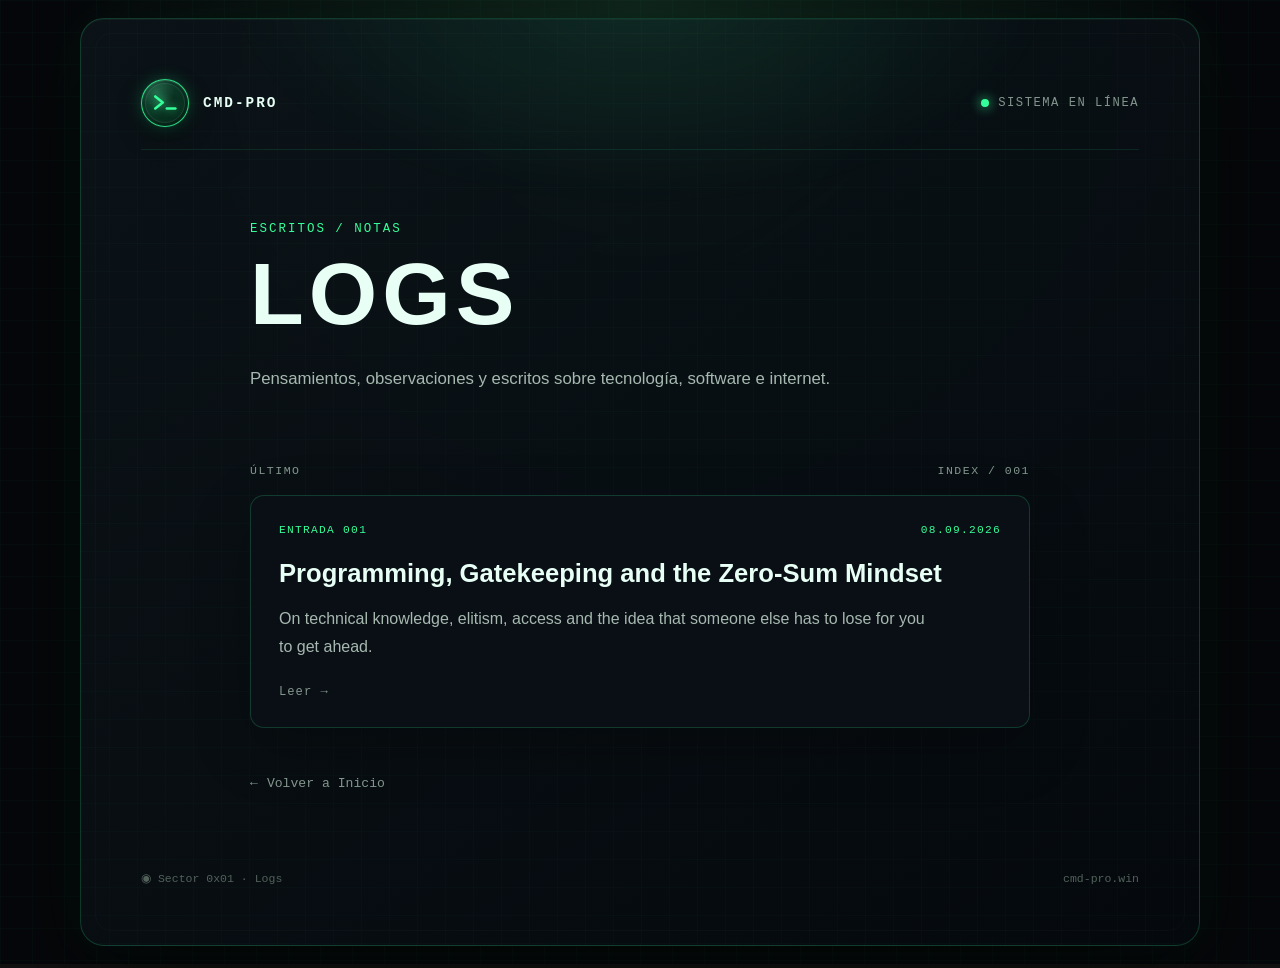
<file: blog.html>
<!DOCTYPE html>

<html lang="en">

<head>

  <meta charset="UTF-8">

  <meta
    name="viewport"
    content="width=device-width, initial-scale=1.0"
  >

  <meta
    name="description"
    content="CMD-PRO blog — thoughts and writings about technology, software and the internet."
  >

  <title>Logs — CMD-PRO</title>

  <meta name="theme-color" content="#05070a">
  <link rel="icon" href="/favicon.svg?v=1" type="image/svg+xml">
  <link rel="icon" href="/favicon-32.png?v=1" sizes="32x32" type="image/png">
  <link rel="apple-touch-icon" href="/apple-touch-icon.png?v=1">

  <link rel="stylesheet" href="/blog.css?v=3">
  <link rel="stylesheet" href="/avatar.css?v=1">
  <link rel="stylesheet" href="/interior.css?v=1">

</head>

<body>

  <div class="blog-shell interior-card">

    <header class="blog-header">

      <a class="brand" href="/" aria-label="CMD-PRO home">

        <div
          class="mini-avatar terminal-avatar terminal-avatar--mini"
          aria-hidden="true"
        >
          <svg
            class="terminal-mark"
            viewBox="0 0 64 64"
          >
            <g
              fill="none"
              stroke="currentColor"
              stroke-width="5"
              stroke-linecap="round"
              stroke-linejoin="round"
            >
              <path d="M15 20 L30 32 L15 44" />
              <path d="M38 44 H55" />
            </g>
          </svg>
        </div>

        <span>CMD-PRO</span>

      </a>

      <div class="status">

        <span class="status-dot"></span>

        <span>SISTEMA EN LÍNEA</span>

      </div>

    </header>


    <main class="blog-content">

      <p class="blog-kicker">
        ESCRITOS / NOTAS
      </p>

      <h1>LOGS</h1>

      <p class="blog-description">
        Pensamientos, observaciones y escritos sobre
        tecnología, software e internet.
      </p>


      <section class="entries" aria-labelledby="latest">

        <div class="section-heading">

          <h2 id="latest">
            ÚLTIMO
          </h2>

          <span>INDEX / 001</span>

        </div>


        <a
          class="entry-card entry-link"
          href="/blog/programming-gatekeeping.html"
        >

          <div class="entry-meta">

            <span>ENTRADA 001</span>

            <span>08.09.2026</span>

          </div>

          <h3>
            Programming, Gatekeeping and the Zero-Sum Mindset
          </h3>

          <p>
            On technical knowledge, elitism, access and the idea
            that someone else has to lose for you to get ahead.
          </p>

          <span class="entry-status">
            Leer →
          </span>

        </a>

      </section>


      <a class="return-home" href="/">
        <span>←</span>
        <span>Volver a Inicio</span>
      </a>

    </main>


    <footer>

      <span>◉ Sector 0x01 · Logs</span>

      <span>cmd-pro.win</span>

    </footer>

  </div>

</body>

</html>
</file>
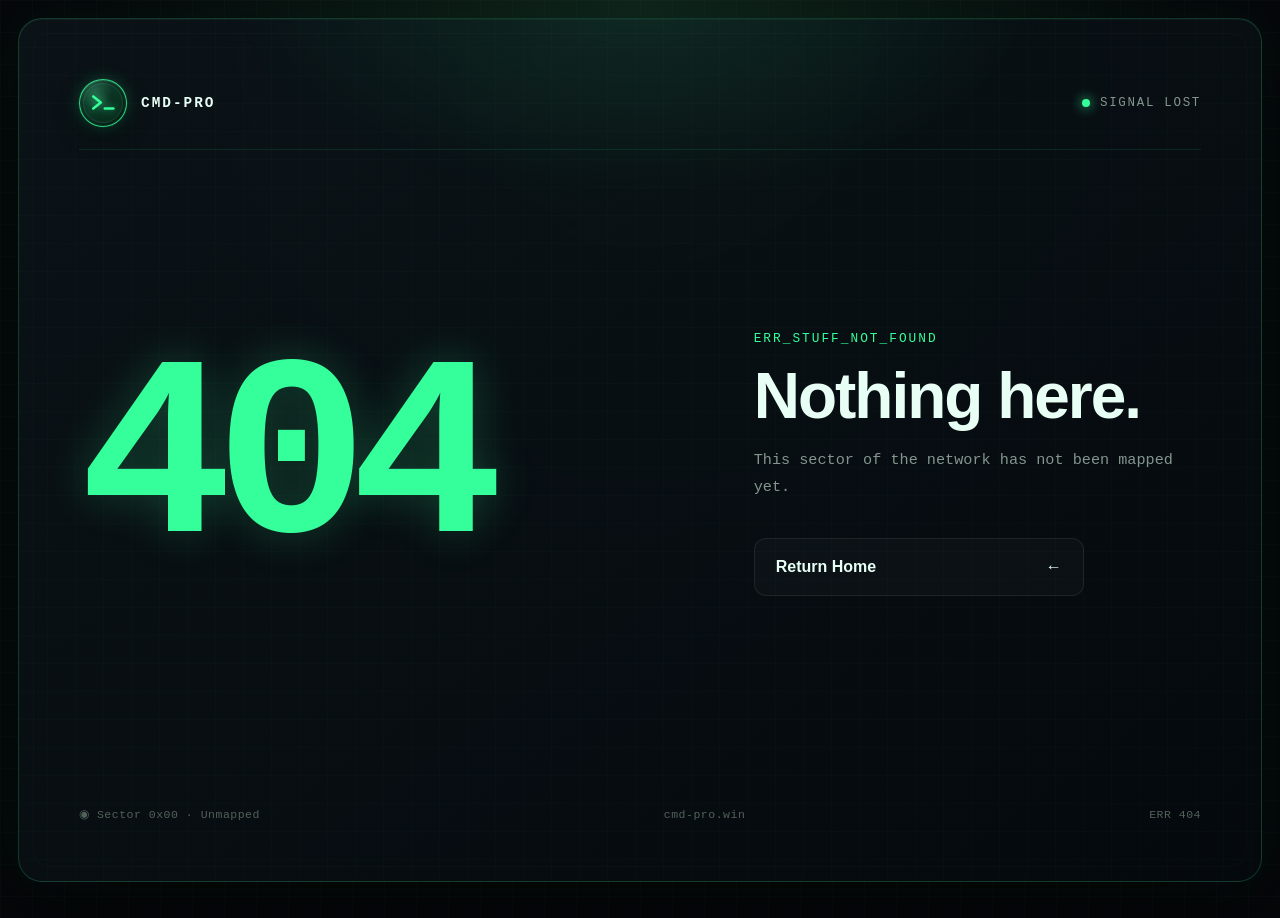
<file: stuff.html>
<!DOCTYPE html>
<html lang="en">
<head>
  <meta charset="UTF-8">

  <meta
    name="viewport"
    content="width=device-width, initial-scale=1.0"
  >

  <title>404 — CMD-PRO</title>

  <meta name="theme-color" content="#05070a">
  <link rel="icon" href="./favicon.svg?v=1" type="image/svg+xml">
  <link rel="icon" href="./favicon-32.png?v=1" sizes="32x32" type="image/png">
  <link rel="apple-touch-icon" href="./apple-touch-icon.png?v=1">

  <!-- Main site theme -->
  <link rel="stylesheet" href="./style.css?v=3">

  <!-- Stuff/error page layout -->
  <link rel="stylesheet" href="./stuff.css?v=2">

  <!-- Shared terminal avatar -->
  <link rel="stylesheet" href="./avatar.css?v=1">

  <!-- Shared interior page frame -->
  <link rel="stylesheet" href="./interior.css?v=1">
</head>

<body class="error-page">

  <main class="error-screen interior-card interior-card--wide">

    <header class="error-header">

      <a
        class="error-brand"
        href="./index.html"
        aria-label="CMD-PRO home"
      >
        <div
          class="mini-avatar terminal-avatar terminal-avatar--mini"
          aria-hidden="true"
        >
          <svg
            class="terminal-mark"
            viewBox="0 0 64 64"
          >
            <g
              fill="none"
              stroke="currentColor"
              stroke-width="5"
              stroke-linecap="round"
              stroke-linejoin="round"
            >
              <path d="M15 20 L30 32 L15 44" />
              <path d="M38 44 H55" />
            </g>
          </svg>
        </div>

        <span>CMD-PRO</span>
      </a>

      <div class="error-status">
        <span class="status-dot"></span>
        <span>SIGNAL LOST</span>
      </div>

    </header>


    <section class="error-content">

      <div class="error-number">
        404
      </div>

      <div class="error-info">

        <p class="error-label">
          ERR_STUFF_NOT_FOUND
        </p>

        <h1 class="error-title">
          Nothing here.
        </h1>

        <p class="error-description">
          This sector of the network has not been mapped yet.
        </p>

        <a
          class="error-return"
          href="./index.html"
        >
          <span>Return Home</span>
          <span>←</span>
        </a>

      </div>

    </section>


    <footer class="error-footer">

      <span>
        ◉ Sector 0x00 · Unmapped
      </span>

      <span>
        cmd-pro.win
      </span>

      <span>
        ERR 404
      </span>

    </footer>

  </main>

</body>
</html>
</file>
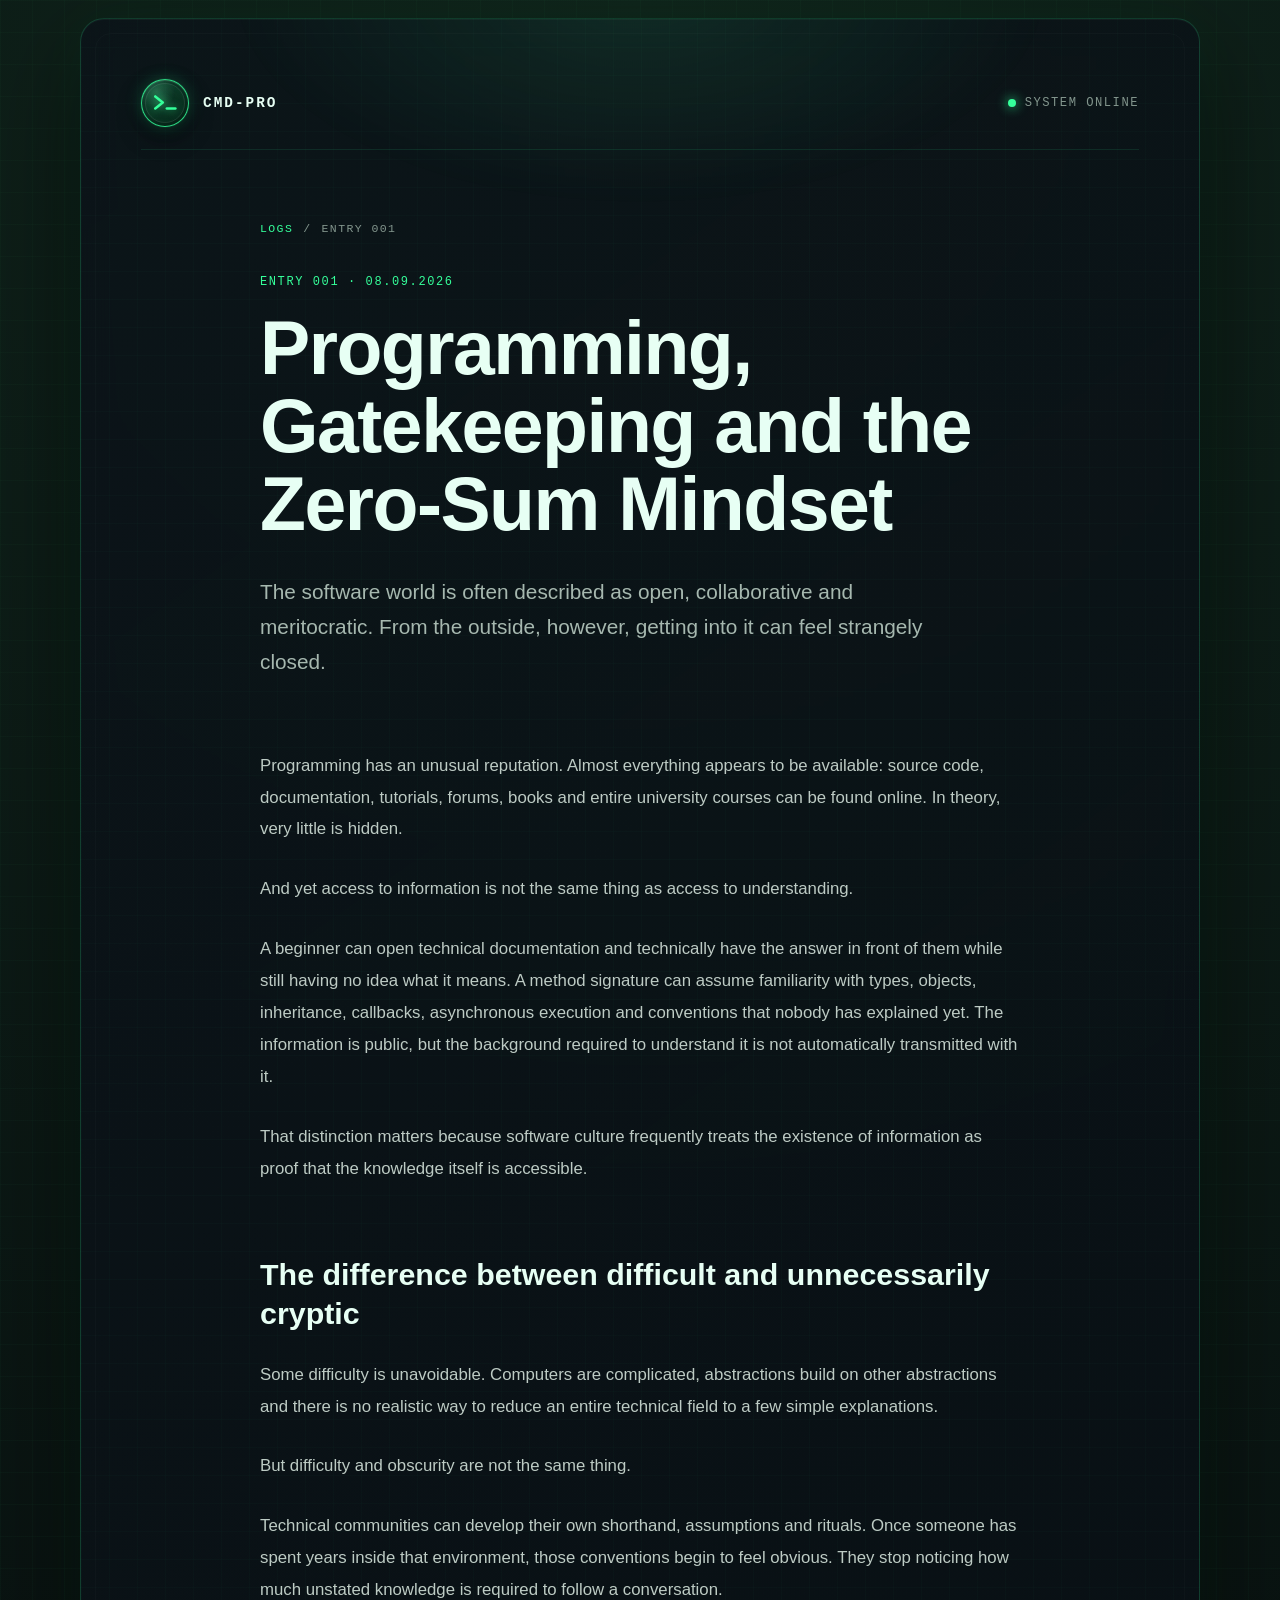
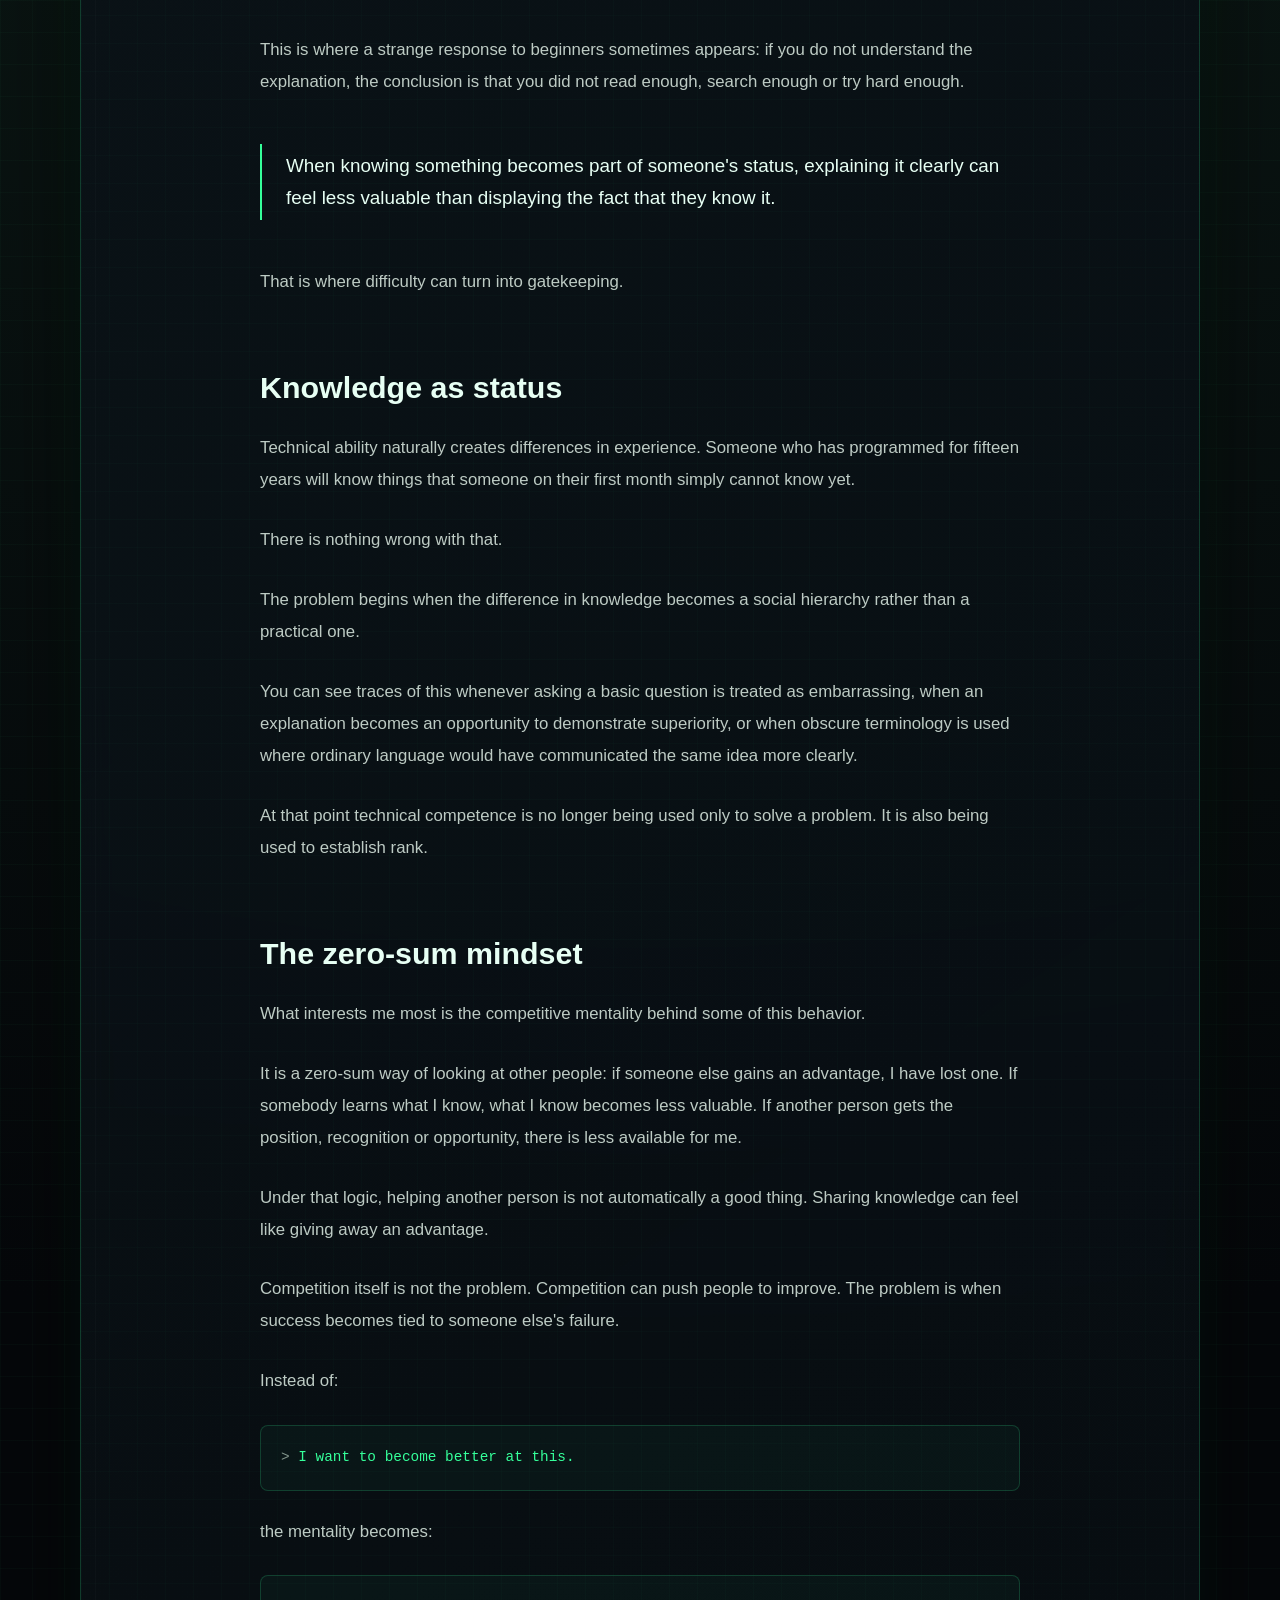
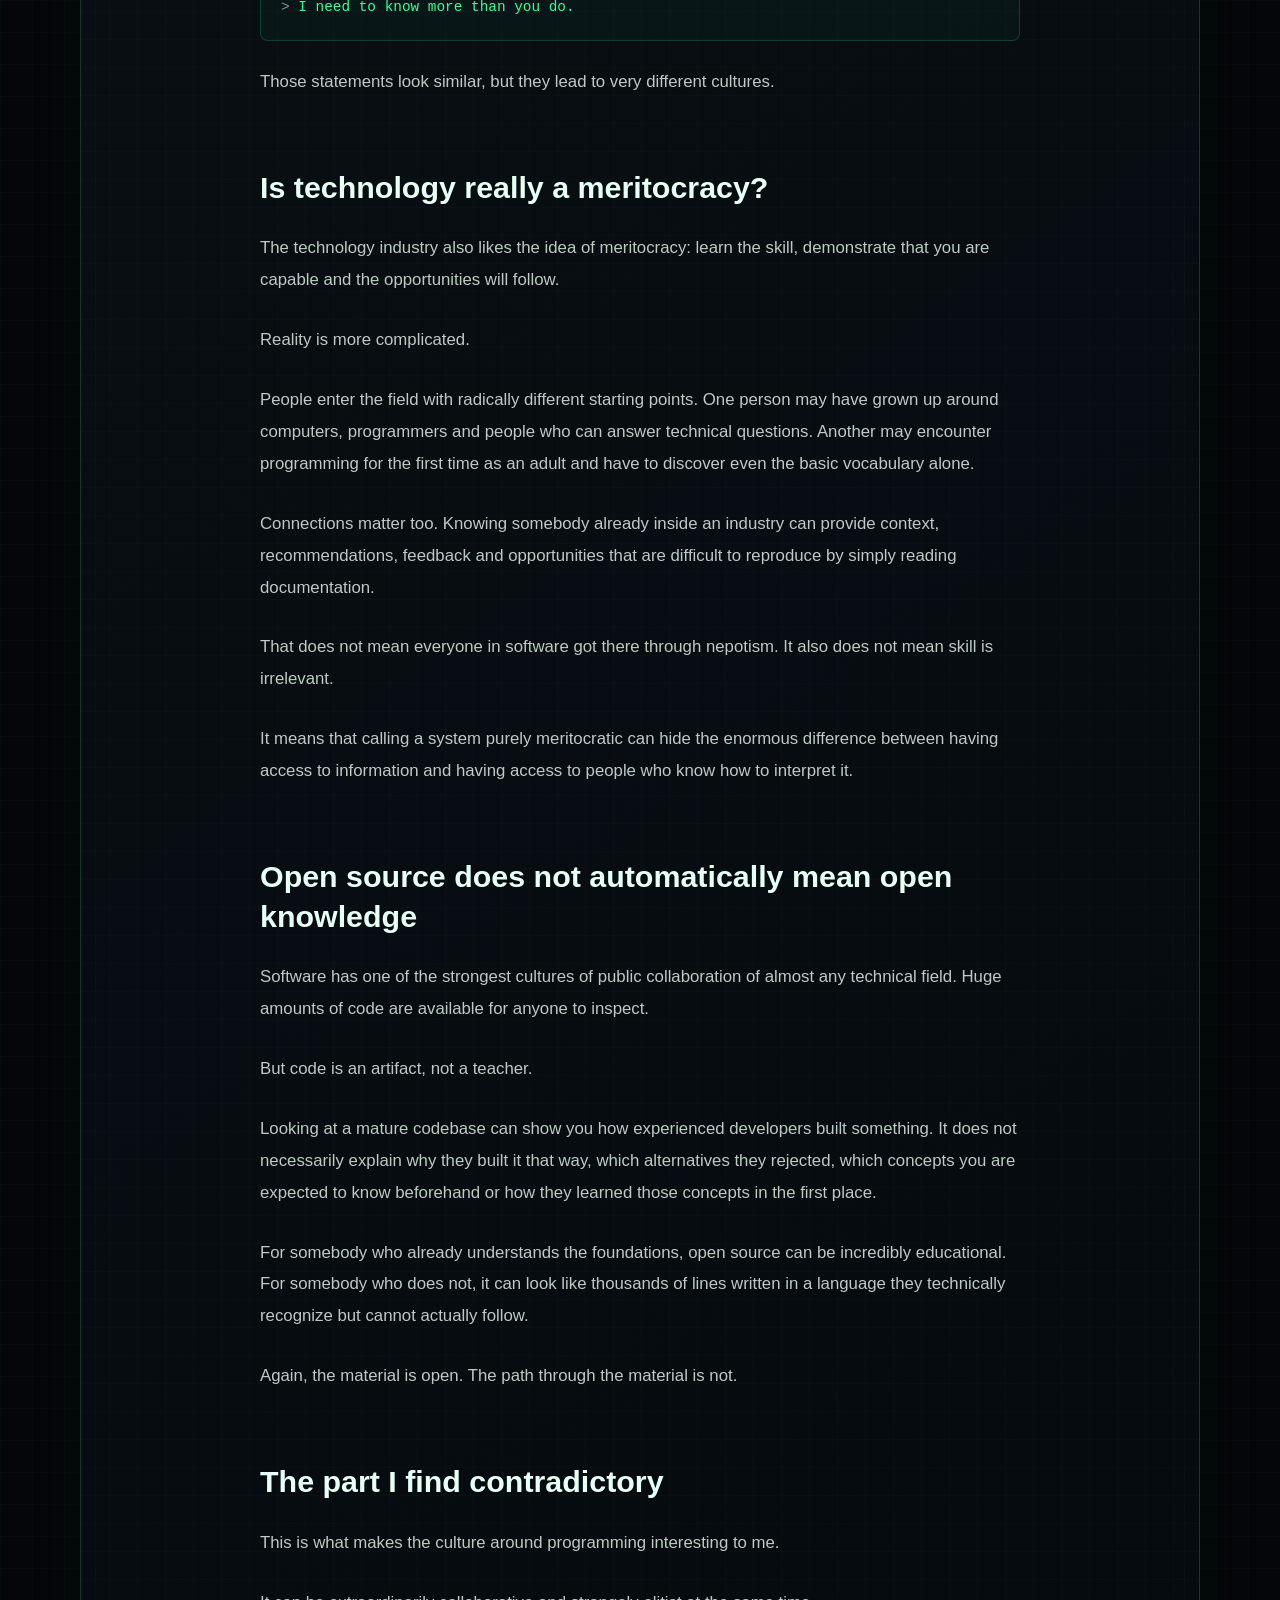
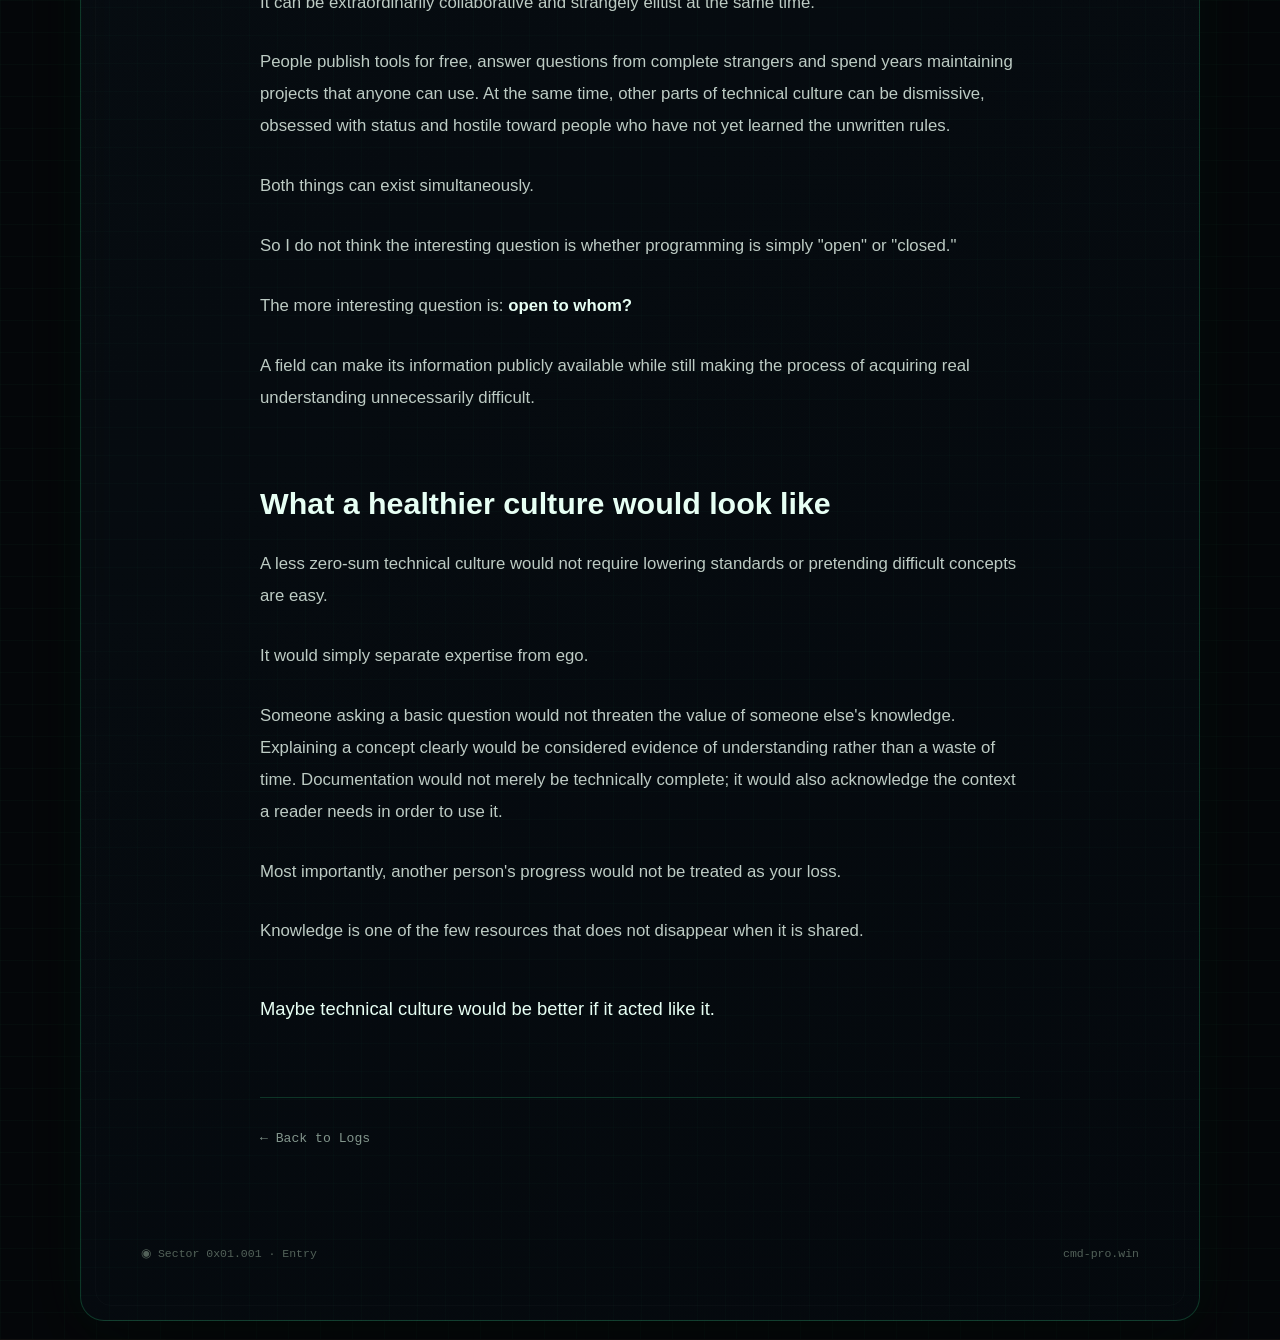
<file: blog/programming-gatekeeping.html>
<!DOCTYPE html>

<html lang="en">

<head>

  <meta charset="UTF-8">

  <meta
    name="viewport"
    content="width=device-width, initial-scale=1.0"
  >

  <meta
    name="description"
    content="Programming, Gatekeeping and the Zero-Sum Mindset — CMD-PRO."
  >

  <title>
    Programming, Gatekeeping and the Zero-Sum Mindset — CMD-PRO
  </title>

  <meta name="theme-color" content="#05070a">
  <link rel="icon" href="/favicon.svg?v=1" type="image/svg+xml">
  <link rel="icon" href="/favicon-32.png?v=1" sizes="32x32" type="image/png">
  <link rel="apple-touch-icon" href="/apple-touch-icon.png?v=1">

  <link rel="stylesheet" href="/article.css?v=2">
  <link rel="stylesheet" href="/avatar.css?v=1">
  <link rel="stylesheet" href="/interior.css?v=1">

</head>

<body>

  <div class="article-shell interior-card">

    <header class="article-header">

      <a class="brand" href="/" aria-label="CMD-PRO home">

        <div
          class="mini-avatar terminal-avatar terminal-avatar--mini"
          aria-hidden="true"
        >
          <svg
            class="terminal-mark"
            viewBox="0 0 64 64"
          >
            <g
              fill="none"
              stroke="currentColor"
              stroke-width="5"
              stroke-linecap="round"
              stroke-linejoin="round"
            >
              <path d="M15 20 L30 32 L15 44" />
              <path d="M38 44 H55" />
            </g>
          </svg>
        </div>

        <span>CMD-PRO</span>

      </a>

      <div class="status">

        <span class="status-dot"></span>

        <span>SYSTEM ONLINE</span>

      </div>

    </header>


    <main class="article-content">

      <nav class="breadcrumb" aria-label="Breadcrumb">
        <a href="/blog.html">LOGS</a>
        <span>/</span>
        <span>ENTRY 001</span>
      </nav>


      <header class="article-title">

        <p class="article-index">
          ENTRY 001 · 08.09.2026
        </p>

        <h1>
          <span class="title-word">Programming,</span>
          Gatekeeping and the Zero-Sum Mindset
        </h1>

        <p class="article-lead">
          The software world is often described as open, collaborative
          and meritocratic. From the outside, however, getting into it
          can feel strangely closed.
        </p>

      </header>


      <article class="article-body">

        <p>
          Programming has an unusual reputation. Almost everything
          appears to be available: source code, documentation,
          tutorials, forums, books and entire university courses can
          be found online. In theory, very little is hidden.
        </p>

        <p>
          And yet access to information is not the same thing as
          access to understanding.
        </p>

        <p>
          A beginner can open technical documentation and technically
          have the answer in front of them while still having no idea
          what it means. A method signature can assume familiarity
          with types, objects, inheritance, callbacks, asynchronous
          execution and conventions that nobody has explained yet.
          The information is public, but the background required to
          understand it is not automatically transmitted with it.
        </p>

        <p>
          That distinction matters because software culture frequently
          treats the existence of information as proof that the
          knowledge itself is accessible.
        </p>


        <h2>
          The difference between difficult and unnecessarily cryptic
        </h2>

        <p>
          Some difficulty is unavoidable. Computers are complicated,
          abstractions build on other abstractions and there is no
          realistic way to reduce an entire technical field to a few
          simple explanations.
        </p>

        <p>
          But difficulty and obscurity are not the same thing.
        </p>

        <p>
          Technical communities can develop their own shorthand,
          assumptions and rituals. Once someone has spent years inside
          that environment, those conventions begin to feel obvious.
          They stop noticing how much unstated knowledge is required
          to follow a conversation.
        </p>

        <p>
          This is where a strange response to beginners sometimes
          appears: if you do not understand the explanation, the
          conclusion is that you did not read enough, search enough
          or try hard enough.
        </p>

        <blockquote>
          When knowing something becomes part of someone's status,
          explaining it clearly can feel less valuable than displaying
          the fact that they know it.
        </blockquote>

        <p>
          That is where difficulty can turn into gatekeeping.
        </p>


        <h2>
          Knowledge as status
        </h2>

        <p>
          Technical ability naturally creates differences in
          experience. Someone who has programmed for fifteen years
          will know things that someone on their first month simply
          cannot know yet.
        </p>

        <p>
          There is nothing wrong with that.
        </p>

        <p>
          The problem begins when the difference in knowledge becomes
          a social hierarchy rather than a practical one.
        </p>

        <p>
          You can see traces of this whenever asking a basic question
          is treated as embarrassing, when an explanation becomes an
          opportunity to demonstrate superiority, or when obscure
          terminology is used where ordinary language would have
          communicated the same idea more clearly.
        </p>

        <p>
          At that point technical competence is no longer being used
          only to solve a problem. It is also being used to establish
          rank.
        </p>


        <h2>
          The zero-sum mindset
        </h2>

        <p>
          What interests me most is the competitive mentality behind
          some of this behavior.
        </p>

        <p>
          It is a zero-sum way of looking at other people:
          if someone else gains an advantage, I have lost one.
          If somebody learns what I know, what I know becomes less
          valuable. If another person gets the position, recognition
          or opportunity, there is less available for me.
        </p>

        <p>
          Under that logic, helping another person is not automatically
          a good thing. Sharing knowledge can feel like giving away
          an advantage.
        </p>

        <p>
          Competition itself is not the problem. Competition can push
          people to improve. The problem is when success becomes tied
          to someone else's failure.
        </p>

        <p>
          Instead of:
        </p>

        <div class="terminal-line">
          I want to become better at this.
        </div>

        <p>
          the mentality becomes:
        </p>

        <div class="terminal-line">
          I need to know more than you do.
        </div>

        <p>
          Those statements look similar, but they lead to very
          different cultures.
        </p>


        <h2>
          Is technology really a meritocracy?
        </h2>

        <p>
          The technology industry also likes the idea of meritocracy:
          learn the skill, demonstrate that you are capable and the
          opportunities will follow.
        </p>

        <p>
          Reality is more complicated.
        </p>

        <p>
          People enter the field with radically different starting
          points. One person may have grown up around computers,
          programmers and people who can answer technical questions.
          Another may encounter programming for the first time as an
          adult and have to discover even the basic vocabulary alone.
        </p>

        <p>
          Connections matter too. Knowing somebody already inside an
          industry can provide context, recommendations, feedback and
          opportunities that are difficult to reproduce by simply
          reading documentation.
        </p>

        <p>
          That does not mean everyone in software got there through
          nepotism. It also does not mean skill is irrelevant.
        </p>

        <p>
          It means that calling a system purely meritocratic can hide
          the enormous difference between having access to information
          and having access to people who know how to interpret it.
        </p>


        <h2>
          Open source does not automatically mean open knowledge
        </h2>

        <p>
          Software has one of the strongest cultures of public
          collaboration of almost any technical field. Huge amounts
          of code are available for anyone to inspect.
        </p>

        <p>
          But code is an artifact, not a teacher.
        </p>

        <p>
          Looking at a mature codebase can show you how experienced
          developers built something. It does not necessarily explain
          why they built it that way, which alternatives they rejected,
          which concepts you are expected to know beforehand or how
          they learned those concepts in the first place.
        </p>

        <p>
          For somebody who already understands the foundations, open
          source can be incredibly educational. For somebody who does
          not, it can look like thousands of lines written in a
          language they technically recognize but cannot actually
          follow.
        </p>

        <p>
          Again, the material is open.
          The path through the material is not.
        </p>


        <h2>
          The part I find contradictory
        </h2>

        <p>
          This is what makes the culture around programming interesting
          to me.
        </p>

        <p>
          It can be extraordinarily collaborative and strangely
          elitist at the same time.
        </p>

        <p>
          People publish tools for free, answer questions from complete
          strangers and spend years maintaining projects that anyone
          can use. At the same time, other parts of technical culture
          can be dismissive, obsessed with status and hostile toward
          people who have not yet learned the unwritten rules.
        </p>

        <p>
          Both things can exist simultaneously.
        </p>

        <p>
          So I do not think the interesting question is whether
          programming is simply "open" or "closed."
        </p>

        <p>
          The more interesting question is:
          <strong>open to whom?</strong>
        </p>

        <p>
          A field can make its information publicly available while
          still making the process of acquiring real understanding
          unnecessarily difficult.
        </p>


        <h2>
          What a healthier culture would look like
        </h2>

        <p>
          A less zero-sum technical culture would not require lowering
          standards or pretending difficult concepts are easy.
        </p>

        <p>
          It would simply separate expertise from ego.
        </p>

        <p>
          Someone asking a basic question would not threaten the value
          of someone else's knowledge. Explaining a concept clearly
          would be considered evidence of understanding rather than a
          waste of time. Documentation would not merely be technically
          complete; it would also acknowledge the context a reader
          needs in order to use it.
        </p>

        <p>
          Most importantly, another person's progress would not be
          treated as your loss.
        </p>

        <p>
          Knowledge is one of the few resources that does not disappear
          when it is shared.
        </p>

        <p class="article-ending">
          Maybe technical culture would be better if it acted like it.
        </p>

      </article>


      <div class="article-navigation">

        <a href="/blog.html">
          ← Back to Logs
        </a>

      </div>

    </main>


    <footer>

      <span>◉ Sector 0x01.001 · Entry</span>

      <span>cmd-pro.win</span>

    </footer>

  </div>

</body>

</html>
</file>
<file: blog.css>
:root {
  --background: #05070a;
  --panel: rgba(10, 16, 22, 0.82);
  --text: #e7fff4;
  --muted: #83968d;
  --soft-text: #a6b8af;
  --accent: #35ff9a;
  --accent-dark: rgba(53, 255, 154, 0.12);
  --border: rgba(53, 255, 154, 0.18);
}

* {
  box-sizing: border-box;
}

html {
  color-scheme: dark;
}

body {
  min-height: 100vh;
  margin: 0;

  font-family:
    Inter,
    Arial,
    Helvetica,
    sans-serif;

  color: var(--text);

  background:
    linear-gradient(
      rgba(53, 255, 154, 0.025) 1px,
      transparent 1px
    ),
    linear-gradient(
      90deg,
      rgba(53, 255, 154, 0.025) 1px,
      transparent 1px
    ),
    radial-gradient(
      circle at top,
      #10251c 0%,
      #05070a 48%
    );

  background-size:
    32px 32px,
    32px 32px,
    auto;
}


.blog-shell {
  width: min(100%, 1000px);
  min-height: 100vh;

  margin: 0 auto;
  padding: clamp(28px, 5vw, 64px);

  display: flex;
  flex-direction: column;
}


/* Header */

.blog-header {
  width: 100%;

  display: flex;
  align-items: center;
  justify-content: space-between;

  gap: 24px;
}

.brand {
  display: flex;
  align-items: center;
  gap: 14px;

  color: var(--text);

  font-family: monospace;
  font-size: 0.9rem;
  font-weight: bold;

  letter-spacing: 2px;
  text-decoration: none;
}

.status {
  display: flex;
  align-items: center;
  gap: 9px;

  color: var(--muted);

  font-family: monospace;
  font-size: 0.76rem;

  letter-spacing: 1.5px;
}

.status-dot {
  width: 8px;
  height: 8px;

  flex-shrink: 0;

  background: var(--accent);

  border-radius: 50%;

  box-shadow:
    0 0 12px var(--accent);
}


/* Main */

.blog-content {
  width: 100%;
  max-width: 780px;

  margin: clamp(80px, 12vh, 140px) auto 0;
}

.blog-kicker {
  margin: 0 0 16px;

  color: var(--accent);

  font-family: monospace;
  font-size: 0.78rem;

  letter-spacing: 2px;
}

h1 {
  margin: 0;

  font-size: clamp(3rem, 9vw, 5.5rem);
  line-height: 0.95;

  letter-spacing: 5px;
}

.blog-description {
  max-width: 620px;

  margin: 28px 0 0;

  color: var(--soft-text);

  font-size: 1.05rem;
  line-height: 1.8;
}


/* Entries */

.entries {
  margin-top: 70px;
}

.section-heading {
  margin-bottom: 18px;

  display: flex;
  align-items: center;
  justify-content: space-between;

  gap: 20px;

  color: var(--muted);

  font-family: monospace;
  font-size: 0.72rem;

  letter-spacing: 1.5px;
}

.section-heading h2 {
  margin: 0;

  color: var(--muted);

  font-family: inherit;
  font-size: inherit;
  font-weight: normal;

  letter-spacing: inherit;
}

.entry-card {
  padding: 28px;

  background: var(--panel);

  border: 1px solid var(--border);
  border-radius: 14px;

  box-shadow:
    0 20px 60px rgba(0, 0, 0, 0.22);
}

.entry-meta {
  margin-bottom: 20px;

  display: flex;
  justify-content: space-between;

  gap: 20px;

  color: var(--accent);

  font-family: monospace;
  font-size: 0.7rem;

  letter-spacing: 1.3px;
}

.entry-card h3 {
  margin: 0;

  font-size: clamp(1.25rem, 4vw, 1.6rem);
  line-height: 1.35;
}

.entry-card p {
  max-width: 650px;

  margin: 15px 0 0;

  color: var(--soft-text);

  line-height: 1.75;
}

.entry-status {
  display: inline-block;

  margin-top: 24px;

  color: var(--muted);

  font-family: monospace;
  font-size: 0.76rem;

  letter-spacing: 1px;
}

.entry-link {
  display: block;

  color: inherit;
  text-decoration: none;

  transition:
    border-color 0.2s ease,
    transform 0.2s ease,
    box-shadow 0.2s ease;
}

.entry-link:hover {
  border-color: rgba(53, 255, 154, 0.42);

  transform: translateY(-2px);

  box-shadow:
    0 24px 70px rgba(0, 0, 0, 0.3);
}

.entry-link:hover .entry-status {
  color: var(--accent);
}

.entry-link:focus-visible {
  outline: 2px solid var(--accent);
  outline-offset: 5px;
}


/* Return */

.return-home {
  width: fit-content;

  margin-top: 48px;

  display: flex;
  align-items: center;
  gap: 9px;

  color: var(--muted);

  font-family: monospace;
  font-size: 0.82rem;

  text-decoration: none;

  transition:
    color 0.2s ease,
    transform 0.2s ease;
}

.return-home:hover {
  color: var(--accent);

  transform: translateX(-3px);
}

.return-home:focus-visible {
  outline: 2px solid var(--accent);
  outline-offset: 5px;
}


/* Footer */

footer {
  width: 100%;

  margin-top: auto;
  padding-top: 80px;

  display: flex;
  align-items: center;
  justify-content: space-between;

  gap: 24px;

  color: #526159;

  font-family: monospace;
  font-size: 0.72rem;
}


/* Mobile */

@media (max-width: 600px) {

  .blog-shell {
    padding: 26px 20px;
  }

.blog-header {
  align-items: center;
  gap: 14px;
}

.brand {
  gap: 10px;
  font-size: 0.76rem;
  letter-spacing: 1.5px;
}

.status {
  margin-top: 0;
  font-size: 0.68rem;
  letter-spacing: 1.2px;
}

  .blog-content {
    margin-top: 75px;
  }

  h1 {
    letter-spacing: 3px;
  }

  .blog-description {
    font-size: 1rem;
  }

  .entries {
    margin-top: 55px;
  }

  .entry-card {
    padding: 22px;
  }

  .entry-meta {
    flex-direction: column;
    gap: 6px;
  }

  footer {
    padding-top: 65px;

    flex-direction: column;
    align-items: flex-start;

    gap: 8px;
  }
}
</file>
<file: avatar.css>
/* Shared CMD-PRO terminal avatar */

.terminal-avatar {
  --terminal-size: 48px;
  --terminal-glyph-size: 70%;

  position: relative;
  isolation: isolate;

  width: var(--terminal-size);
  height: var(--terminal-size);

  flex: 0 0 var(--terminal-size);
  display: grid;
  place-items: center;

  color: var(--accent);

  background:
    radial-gradient(
      circle at 32% 24%,
      rgba(139, 255, 197, 0.2),
      transparent 38%
    ),
    linear-gradient(
      145deg,
      rgba(53, 255, 154, 0.12),
      rgba(3, 10, 7, 0.88)
    );

  border: 1px solid rgba(53, 255, 154, 0.82);
  border-radius: 50%;

  box-shadow:
    0 0 0 1px rgba(53, 255, 154, 0.05),
    0 0 18px rgba(53, 255, 154, 0.18),
    0 10px 25px rgba(0, 0, 0, 0.42),
    inset 0 0 20px rgba(53, 255, 154, 0.1),
    inset 0 1px 0 rgba(205, 255, 230, 0.16);

  transition:
    border-color 0.25s ease,
    box-shadow 0.25s ease,
    transform 0.25s ease;
}

.terminal-avatar::before {
  content: "";

  position: absolute;
  z-index: -1;
  inset: -16%;

  background: radial-gradient(
    circle,
    rgba(53, 255, 154, 0.25),
    transparent 66%
  );
  border-radius: inherit;

  filter: blur(8px);
  opacity: 0.55;

  animation: terminal-avatar-glow 4s ease-in-out infinite;
}

.terminal-avatar::after {
  content: "";

  position: absolute;
  inset: 7%;

  border: 1px solid rgba(179, 255, 217, 0.12);
  border-radius: inherit;

  box-shadow: inset 0 0 12px rgba(53, 255, 154, 0.08);
  pointer-events: none;
}

.terminal-avatar--hero {
  --terminal-size: 112px;
  --terminal-glyph-size: 72%;

  border-color: rgba(53, 255, 154, 0.9);

  box-shadow:
    0 0 0 1px rgba(53, 255, 154, 0.08),
    0 0 24px rgba(53, 255, 154, 0.28),
    0 0 58px rgba(53, 255, 154, 0.12),
    0 18px 38px rgba(0, 0, 0, 0.5),
    inset 0 0 30px rgba(53, 255, 154, 0.12),
    inset 0 1px 0 rgba(205, 255, 230, 0.2);
}

.terminal-avatar .terminal-mark {
  width: var(--terminal-glyph-size);
  height: var(--terminal-glyph-size);

  display: block;
  overflow: visible;

  color: var(--accent);

  filter:
    drop-shadow(0 0 4px rgba(53, 255, 154, 0.72))
    drop-shadow(0 0 10px rgba(53, 255, 154, 0.24));

  transform: translate(-4%, -2%);
}

.brand:hover .terminal-avatar {
  border-color: var(--accent);

  box-shadow:
    0 0 0 1px rgba(53, 255, 154, 0.1),
    0 0 24px rgba(53, 255, 154, 0.3),
    0 12px 28px rgba(0, 0, 0, 0.42),
    inset 0 0 22px rgba(53, 255, 154, 0.13);

  transform: translateY(-1px);
}

@keyframes terminal-avatar-glow {
  0%, 100% {
    opacity: 0.42;
    transform: scale(0.94);
  }

  50% {
    opacity: 0.72;
    transform: scale(1.06);
  }
}

@media (max-width: 600px) {
  .terminal-avatar--mini {
    --terminal-size: 42px;
  }
}

@media (prefers-reduced-motion: reduce) {
  .terminal-avatar::before {
    animation: none;
  }
}
</file>
<file: interior.css>
/* Shared frame for CMD-PRO interior pages */

.interior-card {
  --interior-max-width: 1120px;

  position: relative;
  isolation: isolate;
  overflow: hidden;

  width: min(calc(100% - 36px), var(--interior-max-width));
  min-height: calc(100vh - 36px);

  margin: 18px auto;
  padding: clamp(28px, 5vw, 60px);

  background:
    linear-gradient(
      rgba(53, 255, 154, 0.014) 1px,
      transparent 1px
    ),
    linear-gradient(
      90deg,
      rgba(53, 255, 154, 0.014) 1px,
      transparent 1px
    ),
    linear-gradient(
      145deg,
      rgba(12, 20, 25, 0.94),
      rgba(5, 10, 14, 0.88)
    );

  background-size:
    28px 28px,
    28px 28px,
    auto;

  border: 1px solid rgba(53, 255, 154, 0.19);
  border-radius: 24px;

  box-shadow:
    0 34px 100px rgba(0, 0, 0, 0.55),
    0 0 55px rgba(53, 255, 154, 0.055),
    inset 0 1px 0 rgba(191, 255, 223, 0.035);

  backdrop-filter: blur(16px);
}

.interior-card::before {
  content: "";

  position: absolute;
  z-index: 0;
  top: -240px;
  left: 50%;

  width: min(88vw, 850px);
  height: 430px;

  background: radial-gradient(
    ellipse,
    rgba(53, 255, 154, 0.1),
    transparent 68%
  );

  filter: blur(12px);
  transform: translateX(-50%);
  pointer-events: none;
}

.interior-card::after {
  content: "";

  position: absolute;
  z-index: 0;
  inset: 14px;

  border: 1px solid rgba(255, 255, 255, 0.018);
  border-radius: 16px;

  pointer-events: none;
}

.interior-card > * {
  position: relative;
  z-index: 1;
}

.interior-card--wide {
  --interior-max-width: 1280px;
}

.interior-card > header {
  padding-bottom: 22px;

  border-bottom: 1px solid rgba(53, 255, 154, 0.1);
}

.interior-card .blog-content,
.interior-card .article-content {
  margin-top: clamp(64px, 8vh, 100px);
}

@media (max-width: 700px) {
  .interior-card {
    width: calc(100% - 20px);
    min-height: calc(100vh - 20px);

    margin: 10px auto;
    padding: 24px 18px;

    border-radius: 20px;
  }

  .interior-card::after {
    inset: 8px;
    border-radius: 14px;
  }

  .interior-card > header {
    padding-bottom: 18px;
  }

  .interior-card .blog-content,
  .interior-card .article-content {
    margin-top: 58px;
  }
}
</file>
<file: style.css>
:root {
  --background: #05070a;
  --card: rgba(10, 16, 22, 0.9);
  --text: #e7fff4;
  --muted: #83968d;
  --accent: #35ff9a;
  --accent-dark: rgba(53, 255, 154, 0.12);
  --border: rgba(53, 255, 154, 0.18);
}


/* =========================
   BASE
   ========================= */

* {
  box-sizing: border-box;
}

html {
  color-scheme: dark;
}

body {
  min-height: 100vh;
  margin: 0;
  padding: 30px 18px;

  display: flex;
  align-items: center;
  justify-content: center;

  font-family:
    Inter,
    Arial,
    Helvetica,
    sans-serif;

  color: var(--text);

  background:
    linear-gradient(
      rgba(53, 255, 154, 0.025) 1px,
      transparent 1px
    ),
    linear-gradient(
      90deg,
      rgba(53, 255, 154, 0.025) 1px,
      transparent 1px
    ),
    radial-gradient(
      circle at top,
      #10251c 0%,
      #05070a 48%
    );

  background-size:
    32px 32px,
    32px 32px,
    auto;
}


/* =========================
   PROFILE CARD
   ========================= */

.profile-card {
  width: 100%;
  max-width: 470px;
  padding: 36px;

  text-align: center;

  background: var(--card);
  border: 1px solid var(--border);
  border-radius: 22px;

  box-shadow:
    0 30px 90px rgba(0, 0, 0, 0.55),
    0 0 40px rgba(53, 255, 154, 0.05);

  backdrop-filter: blur(14px);
}


/* =========================
   AVATAR
   ========================= */

.avatar {
  margin: 0 auto 18px;
}


/* =========================
   STATUS
   ========================= */

.status {
  margin: 0 0 14px;

  display: flex;
  align-items: center;
  justify-content: center;
  gap: 8px;

  color: var(--muted);

  font-family: monospace;
  font-size: 0.78rem;
  text-transform: uppercase;
  letter-spacing: 1.5px;
}

.status-dot {
  width: 8px;
  height: 8px;

  background: var(--accent);
  border-radius: 50%;

  box-shadow: 0 0 12px var(--accent);
}


/* =========================
   PROFILE TEXT
   ========================= */

h1 {
  margin: 0;

  font-size: 2.25rem;
  letter-spacing: 3px;
}

.username {
  margin: 8px 0 20px;

  color: var(--accent);

  font-family: monospace;
  font-size: 0.95rem;
}

.bio {
  max-width: 380px;
  margin: 0 auto 22px;

  color: #a6b8af;

  line-height: 1.7;
}

.location {
  display: inline-block;

  margin: 0 0 28px;
  padding: 8px 14px;

  color: var(--muted);

  font-family: monospace;
  font-size: 0.8rem;

  background: rgba(255, 255, 255, 0.025);

  border: 1px solid var(--border);
  border-radius: 999px;
}


/* =========================
   LINKS
   ========================= */

.links {
  display: grid;
  gap: 12px;
}

.profile-link {
  min-height: 58px;
  padding: 15px 17px;

  display: flex;
  align-items: center;
  justify-content: space-between;

  color: var(--text);

  font-weight: 600;
  text-decoration: none;

  background: rgba(255, 255, 255, 0.025);

  border: 1px solid rgba(255, 255, 255, 0.075);
  border-radius: 12px;

  transition:
    transform 0.2s ease,
    color 0.2s ease,
    background 0.2s ease,
    border-color 0.2s ease;
}

.profile-link:hover {
  color: var(--accent);

  background: var(--accent-dark);
  border-color: var(--accent);

  transform: translateY(-2px);
}

.profile-link:focus-visible {
  outline: 3px solid var(--accent);
  outline-offset: 3px;
}

.arrow {
  color: var(--accent);

  font-family: monospace;
  font-size: 1rem;
}


/* =========================
   FOOTER
   ========================= */

footer {
  margin-top: 30px;

  display: flex;
  justify-content: space-between;

  color: #526159;

  font-family: monospace;
  font-size: 0.72rem;
}


/* =========================
   MOBILE
   ========================= */

@media (max-width: 520px) {
  .profile-card {
    padding: 30px 21px;
  }

  h1 {
    font-size: 1.85rem;
  }

  .profile-link {
    min-height: 60px;
  }
}
</file>
<file: stuff.css>
/* CMD-PRO Stuff / Error Page */

body.error-page {
  min-height: 100vh;
  margin: 0;
  padding: 0;

  display: block;
}

.error-screen {
  min-height: 100vh;
  width: min(100%, 1500px);

  margin: 0 auto;
  padding: clamp(32px, 5vw, 72px);

  display: grid;
  grid-template-rows: auto 1fr auto;
}


/* Header */

.error-header {
  width: 100%;

  display: flex;
  align-items: center;
  justify-content: space-between;
}

.error-brand {
  display: flex;
  align-items: center;
  gap: 14px;

  color: var(--text);

  font-family: monospace;
  font-size: 0.9rem;
  font-weight: bold;

  letter-spacing: 2px;
  text-decoration: none;
}

.error-brand:focus-visible {
  outline: 2px solid var(--accent);
  outline-offset: 6px;
  border-radius: 999px;
}

.error-status {
  display: flex;
  align-items: center;
  gap: 10px;

  color: var(--muted);

  font-family: monospace;
  font-size: 0.78rem;

  letter-spacing: 1.7px;
}


/* Center */

.error-content {
  width: 100%;

  display: grid;
  grid-template-columns: minmax(380px, 1.1fr) minmax(320px, 0.9fr);

  align-items: center;

  gap: clamp(70px, 10vw, 170px);
}

.error-number {
  color: var(--accent);

  font-family: monospace;
  font-size: clamp(11rem, 20vw, 20rem);
  font-weight: bold;

  line-height: 0.8;
  letter-spacing: -18px;

  text-shadow:
    0 0 45px rgba(53, 255, 154, 0.22);
}

.error-info {
  max-width: 520px;
}

.error-label {
  margin: 0 0 20px;

  color: var(--accent);

  font-family: monospace;
  font-size: 0.8rem;

  letter-spacing: 2px;
}

.error-title {
  margin: 0 0 20px;

  color: var(--text);

  font-size: clamp(2.7rem, 5vw, 5rem);
  line-height: 0.95;

  letter-spacing: -2px;
}

.error-description {
  max-width: 450px;

  margin: 0 0 36px;

  color: var(--muted);

  font-family: monospace;
  font-size: 0.95rem;

  line-height: 1.8;
}


/* Return button */

.error-return {
  width: 100%;
  max-width: 330px;

  padding: 19px 21px;

  display: flex;
  align-items: center;
  justify-content: space-between;

  color: var(--text);

  font-weight: 600;
  text-decoration: none;

  background: rgba(255, 255, 255, 0.025);

  border: 1px solid rgba(255, 255, 255, 0.075);
  border-radius: 12px;

  transition:
    transform 0.2s ease,
    color 0.2s ease,
    background 0.2s ease,
    border-color 0.2s ease;
}

.error-return:hover {
  color: var(--accent);

  background: var(--accent-dark);
  border-color: var(--accent);

  transform: translateY(-2px);
}


/* Footer */

.error-footer {
  width: 100%;

  display: flex;
  align-items: center;
  justify-content: space-between;

  color: #526159;

  font-family: monospace;
  font-size: 0.72rem;

  letter-spacing: 0.5px;
}


/* Mobile */

@media (max-width: 800px) {

  .error-screen {
    padding: 28px 22px;
  }

  .error-header {
    gap: 25px;
  }

  .error-content {
    grid-template-columns: 1fr;

    align-content: center;

    gap: 45px;

    padding: 70px 0;
  }

  .error-number {
    font-size: clamp(8rem, 38vw, 13rem);

    letter-spacing: -10px;
  }

  .error-info {
    max-width: none;
  }

  .error-return {
    max-width: none;
  }

  .error-footer {
    gap: 14px;

    flex-wrap: wrap;
  }
}
</file>
<file: article.css>
:root {
  --background: #05070a;
  --panel: rgba(10, 16, 22, 0.82);
  --text: #e7fff4;
  --muted: #83968d;
  --soft-text: #a6b8af;
  --accent: #35ff9a;
  --border: rgba(53, 255, 154, 0.18);
}

* {
  box-sizing: border-box;
}

html {
  color-scheme: dark;
  -webkit-text-size-adjust: 100%;
  text-size-adjust: 100%;
}

body {
  min-height: 100vh;
  margin: 0;

  color: var(--text);

  font-family:
    Inter,
    Arial,
    Helvetica,
    sans-serif;

  background:
    linear-gradient(
      rgba(53, 255, 154, 0.025) 1px,
      transparent 1px
    ),
    linear-gradient(
      90deg,
      rgba(53, 255, 154, 0.025) 1px,
      transparent 1px
    ),
    radial-gradient(
      circle at top,
      #10251c 0%,
      #05070a 48%
    );

  background-size:
    32px 32px,
    32px 32px,
    auto;
}

.article-shell {
  width: min(100%, 1000px);
  min-height: 100vh;

  margin: 0 auto;

  padding: clamp(28px, 5vw, 64px);

  display: flex;
  flex-direction: column;
}


/* Header */

.article-header {
  width: 100%;

  display: flex;
  align-items: center;
  justify-content: space-between;

  gap: 24px;
}

.brand {
  display: flex;
  align-items: center;
  gap: 14px;

  color: var(--text);

  font-family: monospace;
  font-size: 0.9rem;
  font-weight: bold;

  letter-spacing: 2px;

  text-decoration: none;
}

.status {
  display: flex;
  align-items: center;
  gap: 9px;

  color: var(--muted);

  font-family: monospace;
  font-size: 0.76rem;

  letter-spacing: 1.5px;
}

.status-dot {
  width: 8px;
  height: 8px;

  flex-shrink: 0;

  background: var(--accent);

  border-radius: 50%;

  box-shadow:
    0 0 12px var(--accent);
}


/* Article */

.article-content {
  width: 100%;
  max-width: 760px;

  margin: clamp(80px, 12vh, 140px) auto 0;
}

.breadcrumb {
  display: flex;
  gap: 10px;

  margin-bottom: 40px;

  color: var(--muted);

  font-family: monospace;
  font-size: 0.72rem;

  letter-spacing: 1.4px;
}

.breadcrumb a {
  color: var(--accent);

  text-decoration: none;
}

.breadcrumb a:hover {
  text-decoration: underline;
}

.article-index {
  margin: 0 0 20px;

  color: var(--accent);

  font-family: monospace;
  font-size: 0.75rem;

  letter-spacing: 1.6px;
}

.article-title h1 {
  max-width: 740px;

  margin: 0;

  font-size: clamp(2.6rem, 7vw, 4.7rem);
  line-height: 1.04;

  letter-spacing: -1.5px;
  overflow-wrap: anywhere;
}

.article-title .title-word {
  white-space: nowrap;
}

.article-lead {
  max-width: 680px;

  margin: 30px 0 0;

  color: var(--soft-text);

  font-size: clamp(1.1rem, 3vw, 1.3rem);
  line-height: 1.7;
}

.article-body {
  margin-top: 70px;

  font-size: 1.05rem;
  line-height: 1.9;
}

.article-body p {
  margin: 0 0 28px;

  color: #bdcbc4;
}

.article-body h2 {
  margin: 70px 0 25px;

  color: var(--text);

  font-size: clamp(1.45rem, 4vw, 1.9rem);
  line-height: 1.3;
}

.article-body strong {
  color: var(--text);
}

blockquote {
  margin: 46px 0;

  padding: 6px 0 6px 24px;

  color: var(--text);

  font-size: 1.18rem;
  line-height: 1.7;

  border-left: 2px solid var(--accent);
}

.terminal-line {
  margin: 25px 0;

  padding: 18px 20px;

  color: var(--accent);

  font-family: monospace;
  font-size: 0.9rem;

  background: rgba(53, 255, 154, 0.035);

  border: 1px solid var(--border);
  border-radius: 8px;
}

.terminal-line::before {
  content: "> ";

  color: var(--muted);
}

.article-ending {
  margin-top: 45px !important;

  color: var(--text) !important;

  font-size: 1.15rem;
}

.article-navigation {
  margin-top: 70px;
  padding-top: 30px;

  border-top: 1px solid var(--border);
}

.article-navigation a {
  color: var(--muted);

  font-family: monospace;
  font-size: 0.82rem;

  text-decoration: none;
}

.article-navigation a:hover {
  color: var(--accent);
}


/* Footer */

footer {
  width: 100%;

  margin-top: auto;
  padding-top: 100px;

  display: flex;
  align-items: center;
  justify-content: space-between;

  gap: 24px;

  color: #526159;

  font-family: monospace;
  font-size: 0.72rem;
}


/* Mobile */

@media (max-width: 600px) {

  .article-shell {
    padding: 26px 20px;
  }

  .article-header {
    align-items: center;
    gap: 14px;
  }

  .article-header .brand,
  .article-header .status {
    flex-shrink: 0;
  }

  .article-header .brand > span,
  .article-header .status > span:last-child {
    white-space: nowrap;
  }

  .brand {
    gap: 10px;

    font-size: 0.76rem;

    letter-spacing: 1.5px;
  }

  .status {
    font-size: 0.68rem;

    letter-spacing: 1.2px;
  }

  .article-content {
    margin-top: 75px;
  }

  .breadcrumb {
    margin-bottom: 34px;
  }

  .article-title h1 {
    font-size: clamp(2rem, 10vw, 2.45rem);
    line-height: 1.08;
    letter-spacing: -0.7px;
  }

  .article-body {
    margin-top: 55px;

    font-size: 1rem;
    line-height: 1.85;
  }

  .article-body h2 {
    margin-top: 55px;
  }

  blockquote {
    margin: 38px 0;

    padding-left: 18px;

    font-size: 1.08rem;
  }

  footer {
    padding-top: 70px;

    flex-direction: column;
    align-items: flex-start;

    gap: 8px;
  }
}

@media (max-width: 350px) {
  .article-header {
    gap: 9px;
  }

  .article-header .brand {
    gap: 8px;
    font-size: 0.7rem;
    letter-spacing: 1.1px;
  }

  .article-header .status {
    gap: 7px;
    font-size: 0.62rem;
    letter-spacing: 0.8px;
  }
}
</file>
